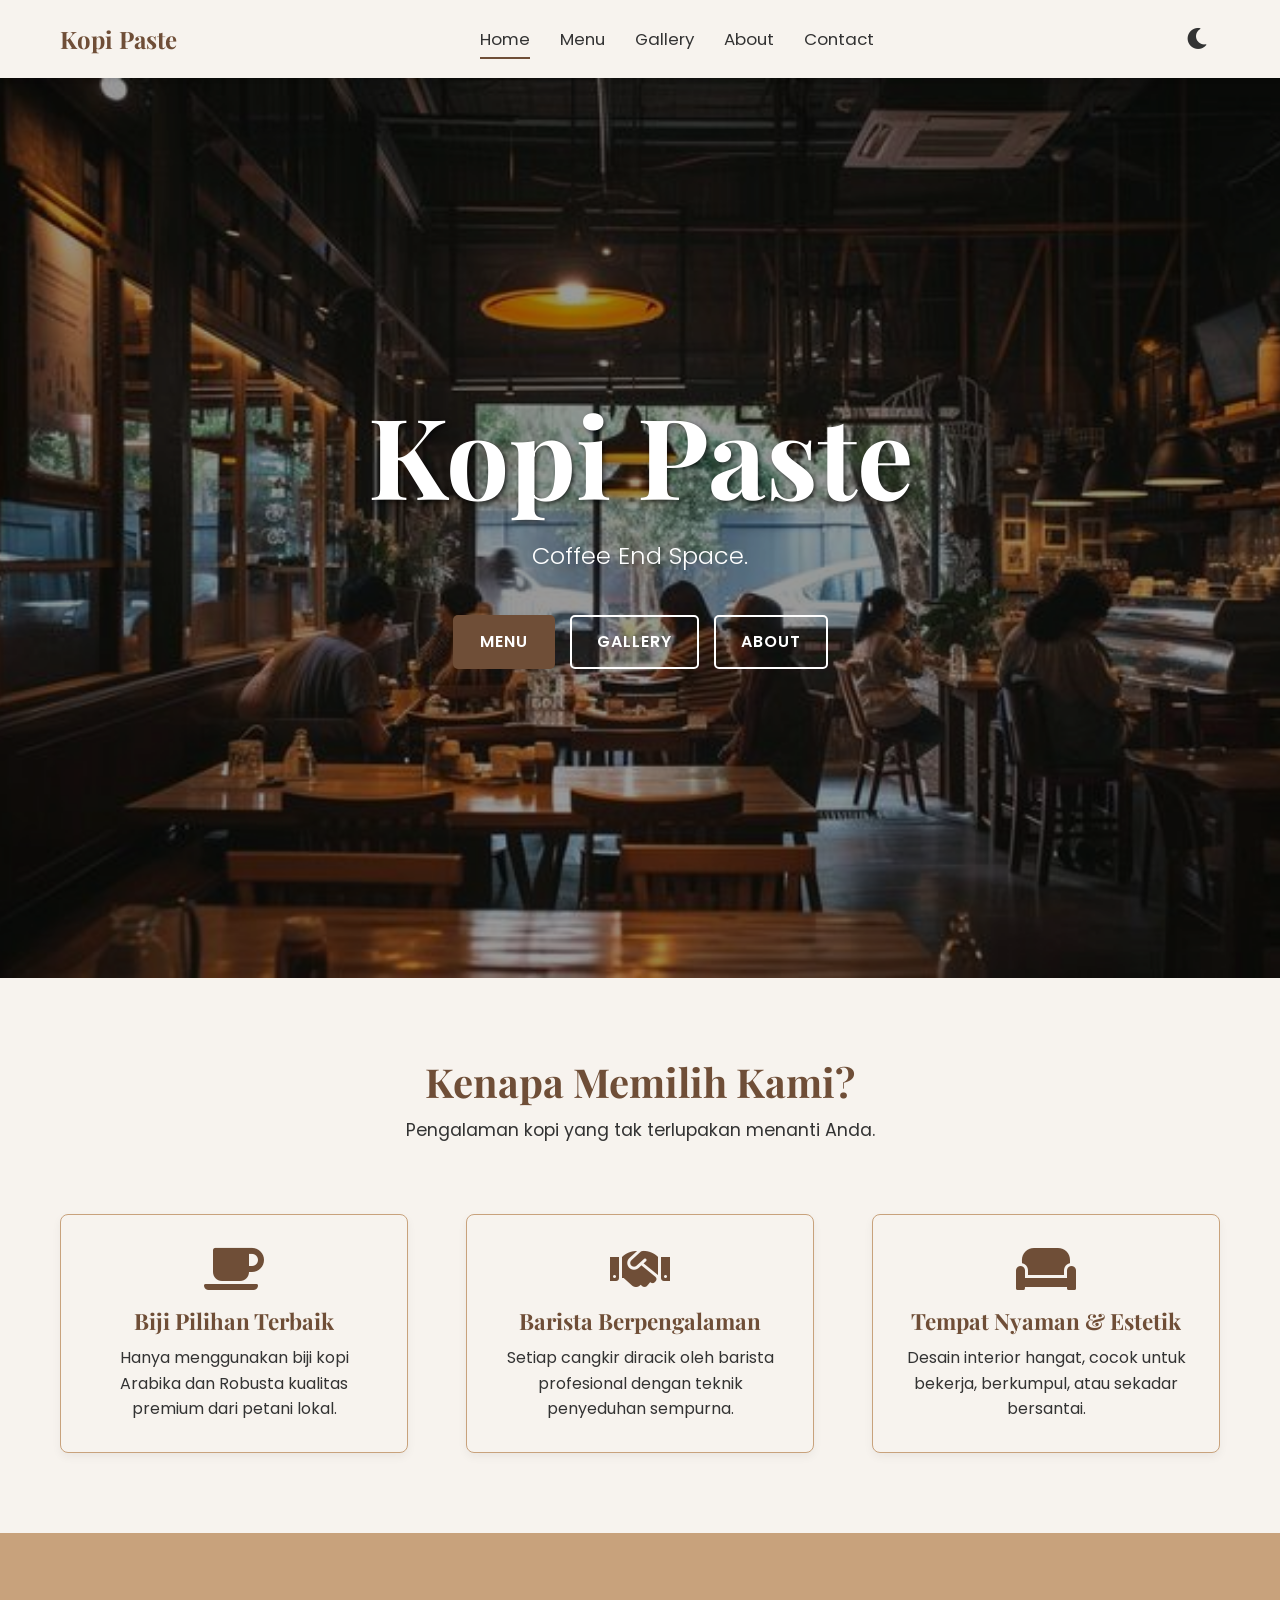
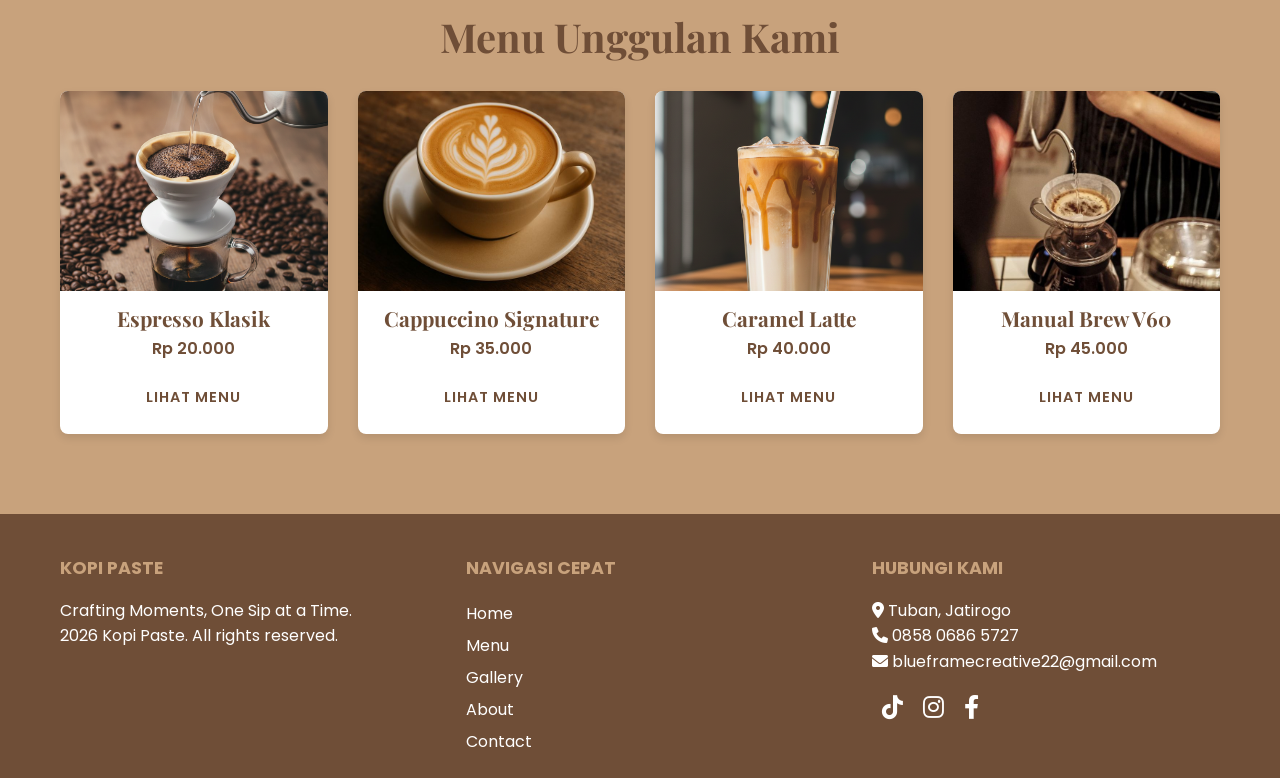
<file: index.html>
<!DOCTYPE html>
<html lang="id">
<head>
    <meta charset="UTF-8">
    <meta name="viewport" content="width=device-width, initial-scale=1.0">
    <title> Kopi Paste - Home</title>
    <link rel="stylesheet" href="assets/css/style.css">
    <link href="https://fonts.googleapis.com/css2?family=Playfair+Display:wght@700&family=Poppins:wght@300;400;600&display=swap" rel="stylesheet">
    <link rel="stylesheet" href="https://cdnjs.cloudflare.com/ajax/libs/font-awesome/6.0.0-beta3/css/all.min.css">
</head>
<body>

    <header class="header">
        <div class="container navbar">
            <a href="index.html" class="logo">Kopi Paste</a>
            <nav class="nav-menu">
                <a href="index.html" class="nav-item active">Home</a>
                <a href="menu.html" class="nav-item">Menu</a>
                <a href="gallery.html" class="nav-item">Gallery</a>
                <a href="about.html" class="nav-item">About</a>
                <a href="contact.html" class="nav-item">Contact</a>
            </nav>
            <div class="nav-actions">
                <button id="dark-mode-toggle" class="icon-btn"><i class="fas fa-moon"></i></button>
                <button id="nav-toggle" class="icon-btn hamburger-menu" aria-label="Toggle Navigation">
                    <i class="fas fa-bars"></i>
                </button>
            </div>
        </div>
    </header>

    <main>
        <section id="hero" class="hero-section" style="background-image: url('assets/img/home.jpg');">
            <div class="hero-content fade-in">
                <h1 class="headline">Kopi Paste</h1>
                <p class="slogan">Coffee End Space.</p>
                <div class="hero-cta-group">
                    <a href="menu.html" class="cta-button primary smooth-scroll">Menu</a>
                    <a href="gallery.html" class="cta-button secondary smooth-scroll">Gallery</a>
                    <a href="about.html" class="cta-button secondary smooth-scroll">About</a>
                </div>
            </div>
        </section>

        <section id="features" class="section slide-up">
            <div class="container">
                <h2 class="section-title">Kenapa Memilih Kami?</h2>
                <p class="section-subtitle">Pengalaman kopi yang tak terlupakan menanti Anda.</p>
                <div class="features-grid">
                    <div class="feature-card">
                        <i class="fas fa-coffee feature-icon"></i>
                        <h3>Biji Pilihan Terbaik</h3>
                        <p>Hanya menggunakan biji kopi Arabika dan Robusta kualitas premium dari petani lokal.</p>
                    </div>
                    <div class="feature-card">
                        <i class="fas fa-handshake feature-icon"></i>
                        <h3>Barista Berpengalaman</h3>
                        <p>Setiap cangkir diracik oleh barista profesional dengan teknik penyeduhan sempurna.</p>
                    </div>
                    <div class="feature-card">
                        <i class="fas fa-couch feature-icon"></i>
                        <h3>Tempat Nyaman & Estetik</h3>
                        <p>Desain interior hangat, cocok untuk bekerja, berkumpul, atau sekadar bersantai.</p>
                    </div>
                </div>
            </div>
        </section>

        <section id="featured-menu" class="section accent-bg slide-up">
            <div class="container">
                <h2 class="section-title">Menu Unggulan Kami</h2>
                <div class="menu-grid">
                    <div class="menu-item">
                        <img src="assets/img/espresso.png" alt="Espresso" class="menu-photo">
                        <h3 class="menu-name">Espresso Klasik</h3>
                        <p class="menu-price">Rp 20.000</p>
                        <a href="menu.html" class="cta-button small">Lihat Menu</a>
                    </div>
                    <div class="menu-item">
                        <img src="assets/img/cappucino.jpg" alt="Cappuccino" class="menu-photo">
                        <h3 class="menu-name">Cappuccino Signature</h3>
                        <p class="menu-price">Rp 35.000</p>
                        <a href="menu.html" class="cta-button small">Lihat Menu</a>
                    </div>
                    <div class="menu-item">
                        <img src="assets/img/Caramel Latte.png" alt="Latte" class="menu-photo">
                        <h3 class="menu-name">Caramel Latte</h3>
                        <p class="menu-price">Rp 40.000</p>
                        <a href="menu.html" class="cta-button small">Lihat Menu</a>
                    </div>
                    <div class="menu-item featured-only-desktop">
                        <img src="assets/img/galeri cuping.jpg" alt="Manual Brew V60" class="menu-photo">
                        <h3 class="menu-name">Manual Brew V60</h3>
                        <p class="menu-price">Rp 45.000</p>
                        <a href="menu.html" class="cta-button small">Lihat Menu</a>
                    </div>
                </div>
            </div>
        </section>
    </main>

    <footer class="footer">
        <div class="container footer-grid">
            <div class="footer-info">
                <h4>Kopi Paste</h4>
                <p>Crafting Moments, One Sip at a Time.</p>
                <p>2026 Kopi Paste. All rights reserved.</p>
            </div>
            <div class="footer-links">
                <h4>Navigasi Cepat</h4>
                <ul>
                    <li><a href="index.html">Home</a></li>
                    <li><a href="menu.html">Menu</a></li>
                    <li><a href="gallery.html">Gallery</a></li>
                    <li><a href="about.html">About</a></li>
                    <li><a href="contact.html">Contact</a></li>
                </ul>
            </div>
            <div class="footer-contact">
                <h4>Hubungi Kami</h4>
                <p><i class="fas fa-map-marker-alt"></i> Tuban, Jatirogo</p>
                <p><i class="fas fa-phone"></i> 0858 0686 5727</p>
                <p><i class="fas fa-envelope"></i> blueframecreative22@gmail.com</p>
                <div class="social-icons">
                    <a href="https://www.tiktok.com/@blueframe.creativ?is_from_webapp=1&sender_device=pc" target="_blank" style="text-decoration: none; color:#ffff;"><i class="fab fa-tiktok"></i></a>
                    <a href="https://www.instagram.com/blueframe.creative?igsh=aDgzemZtajh2cmNs" aria-label="Instagram"><i class="fab fa-instagram"></i></a>
                    <a href="https://www.facebook.com/share/1EieXqZH4k/" aria-label="Facebook"><i class="fab fa-facebook-f"></i></a>
                </div>
            </div>
        </div>
    </footer>

    <script src="assets/js/script.js"></script>
</body>
</html>
</file>
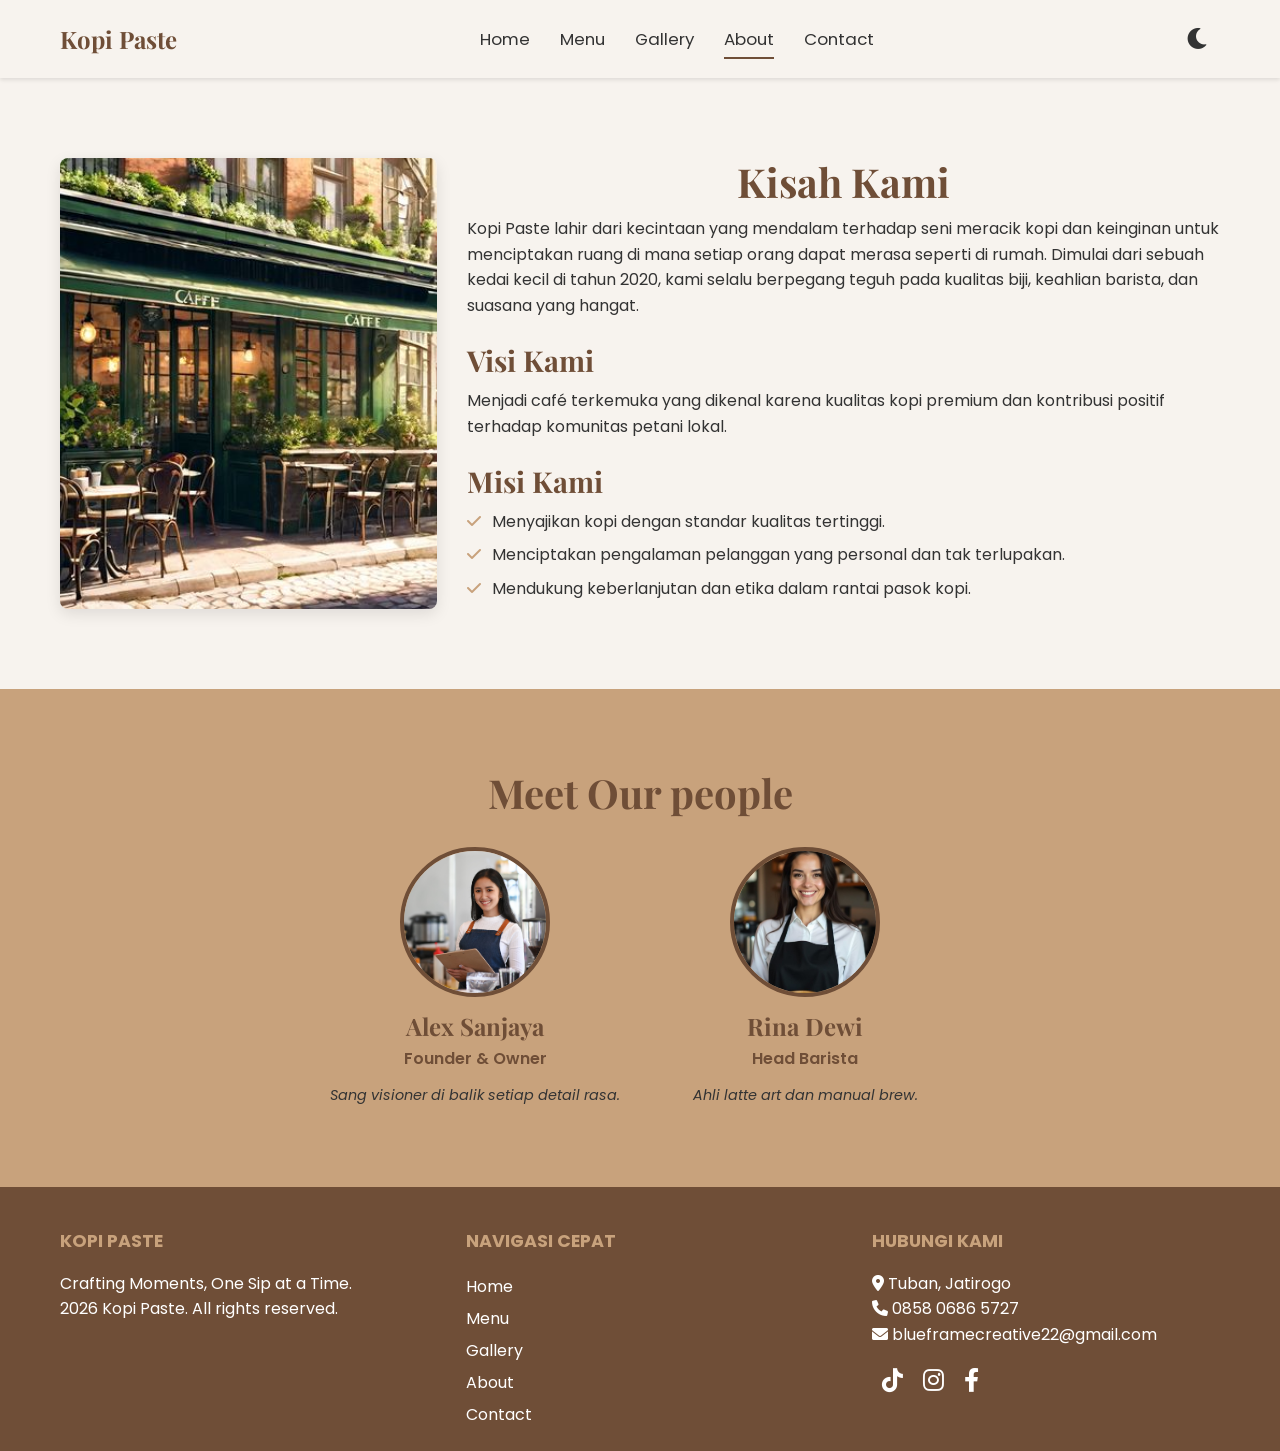
<file: about.html>
<!DOCTYPE html>
<html lang="id">
<head>
    <meta charset="UTF-8">
    <meta name="viewport" content="width=device-width, initial-scale=1.0">
    <title>Kopi Pate - About</title>
    <link rel="stylesheet" href="assets/css/style.css">
    <link href="https://fonts.googleapis.com/css2?family=Playfair+Display:wght@700&family=Poppins:wght@300;400;600&display=swap" rel="stylesheet">
    <link rel="stylesheet" href="https://cdnjs.cloudflare.com/ajax/libs/font-awesome/6.0.0-beta3/css/all.min.css">
</head>
<body>

    <header class="header">
        <div class="container navbar">
            <a href="index.html" class="logo">Kopi Paste</a>
            <nav class="nav-menu">
                <a href="index.html" class="nav-item">Home</a>
                <a href="menu.html" class="nav-item">Menu</a>
                <a href="gallery.html" class="nav-item">Gallery</a>
                <a href="about.html" class="nav-item active">About</a>
                <a href="contact.html" class="nav-item">Contact</a>
            </nav>
            <div class="nav-actions">
                <button id="dark-mode-toggle" class="icon-btn"><i class="fas fa-moon"></i></button>
                <button id="nav-toggle" class="icon-btn hamburger-menu" aria-label="Toggle Navigation">
                    <i class="fas fa-bars"></i>
                </button>
            </div>
        </div>
    </header>

    <main class="content-page">
        <section id="story" class="section">
            <div class="container about-layout fade-in">
                <div class="about-image-wrapper">
                    <img src="assets/img/tampak depan.jpg" alt="Interior Café CoffeeCraft" class="about-image">
                </div>
                <div class="about-text-content slide-up">
                    <h1 class="section-title">Kisah Kami</h1>
                    <p>Kopi Paste lahir dari kecintaan yang mendalam terhadap seni meracik kopi dan keinginan untuk menciptakan ruang di mana setiap orang dapat merasa seperti di rumah. Dimulai dari sebuah kedai kecil di tahun 2020, kami selalu berpegang teguh pada kualitas biji, keahlian barista, dan suasana yang hangat.</p>
                    
                    <h2 class="subtitle-about">Visi Kami</h2>
                    <p>Menjadi café terkemuka yang dikenal karena kualitas kopi premium dan kontribusi positif terhadap komunitas petani lokal.</p>
                    
                    <h2 class="subtitle-about">Misi Kami</h2>
                    <ul>
                        <li>Menyajikan kopi dengan standar kualitas tertinggi.</li>
                        <li>Menciptakan pengalaman pelanggan yang personal dan tak terlupakan.</li>
                        <li>Mendukung keberlanjutan dan etika dalam rantai pasok kopi.</li>
                    </ul>
                </div>
            </div>
        </section>

        <section id="team" class="section accent-bg slide-up">
            <div class="container">
                <h2 class="section-title">Meet Our people</h2>
                <div class="team-grid">
                    <div class="team-member">
                        <img src="assets/img/owner.jpg" alt="Foto Owner" class="team-photo">
                        <h3>Alex Sanjaya</h3>
                        <p>Founder & Owner</p>
                        <span class="team-caption">Sang visioner di balik setiap detail rasa.</span>
                    </div>
                    <div class="team-member">
                        <img src="assets/img/foto barista.jpg" alt="Foto Barista" class="team-photo">
                        <h3>Rina Dewi</h3>
                        <p>Head Barista</p>
                        <span class="team-caption">Ahli latte art dan manual brew.</span>
                    </div>
                </div>
            </div>
        </section>
    </main>

    <footer class="footer">
        <div class="container footer-grid">
            <div class="footer-info">
                <h4>Kopi Paste</h4>
                <p>Crafting Moments, One Sip at a Time.</p>
                <p>2026 Kopi Paste. All rights reserved.</p>
            </div>
            <div class="footer-links">
                <h4>Navigasi Cepat</h4>
                <ul>
                    <li><a href="index.html">Home</a></li>
                    <li><a href="menu.html">Menu</a></li>
                    <li><a href="gallery.html">Gallery</a></li>
                    <li><a href="about.html">About</a></li>
                    <li><a href="contact.html">Contact</a></li>
                </ul>
            </div>
            <div class="footer-contact">
                <h4>Hubungi Kami</h4>
                <p><i class="fas fa-map-marker-alt"></i> Tuban, Jatirogo</p>
                <p><i class="fas fa-phone"></i> 0858 0686 5727</p>
                <p><i class="fas fa-envelope"></i> blueframecreative22@gmail.com</p>
                <div class="social-icons">
                    <a href="https://www.tiktok.com/@blueframe.creativ?is_from_webapp=1&sender_device=pc" target="_blank" style="text-decoration: none; color:#ffff;"><i class="fab fa-tiktok"></i></a>
                    <a href="https://www.instagram.com/blueframe.creative?igsh=aDgzemZtajh2cmNs" aria-label="Instagram"><i class="fab fa-instagram"></i></a>
                    <a href="https://www.facebook.com/share/1EieXqZH4k/" aria-label="Facebook"><i class="fab fa-facebook-f"></i></a>
                </div>
            </div>
        </div>
    </footer>

    <script src="assets/js/script.js"></script>
</body>
</html>
</file>
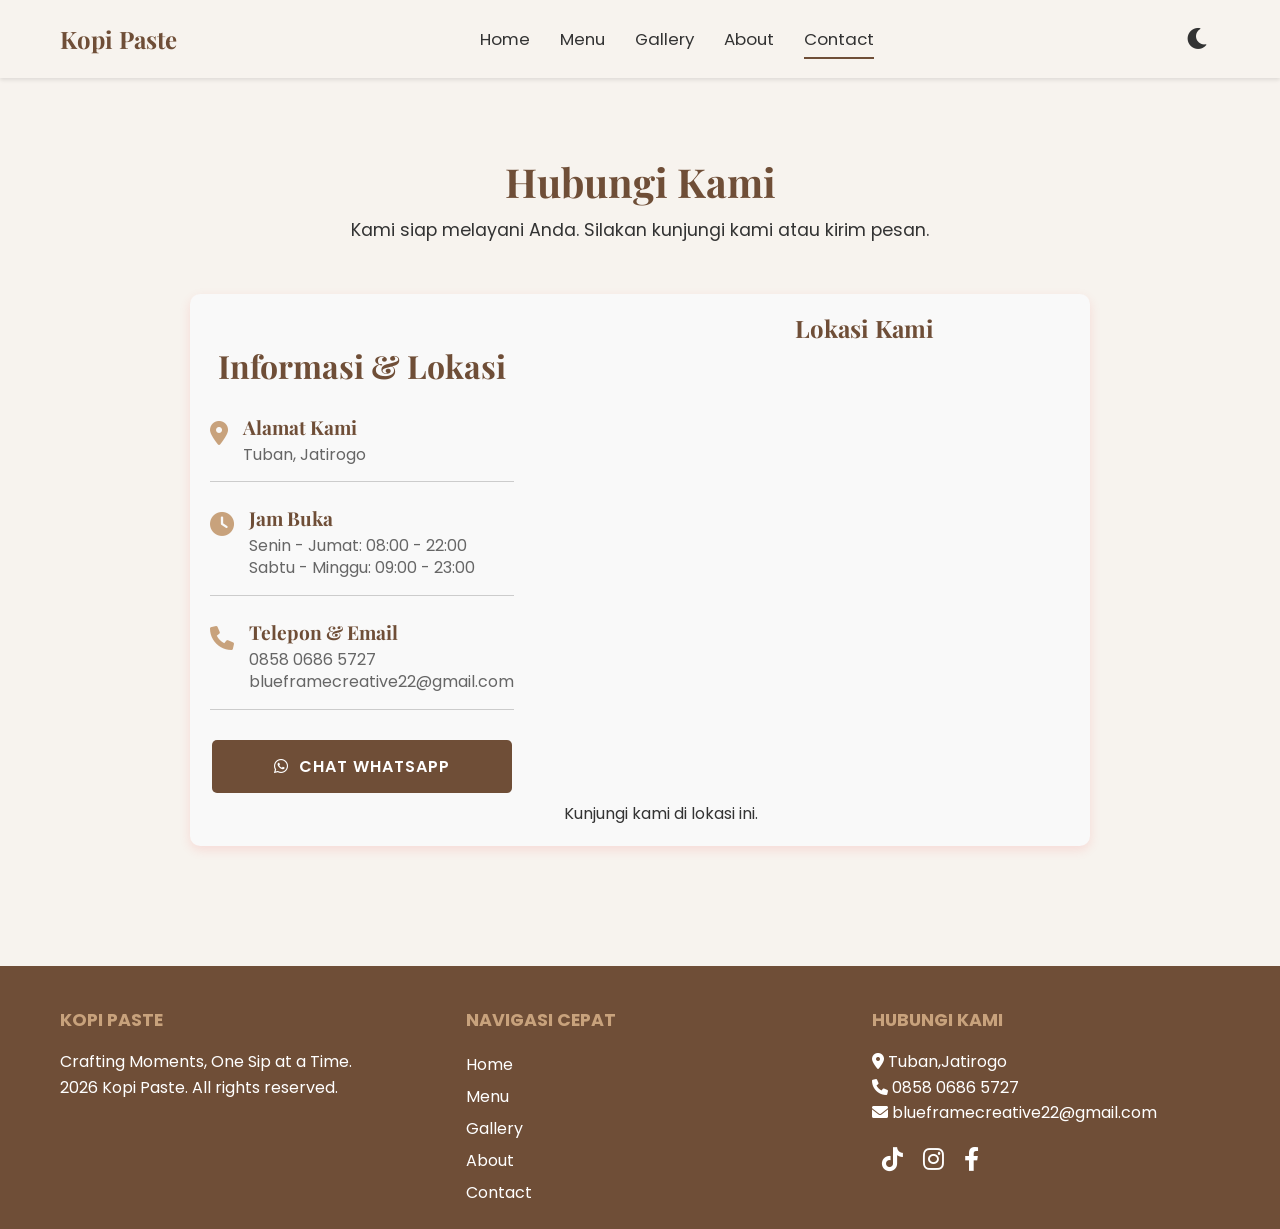
<file: contact.html>
<!DOCTYPE html>
<html lang="id">
<head>
    <meta charset="UTF-8">
    <meta name="viewport" content="width=device-width, initial-scale=1.0">
    <title>Kopi Paste - Contact</title>
    <link rel="stylesheet" href="assets/css/style.css">
    <link href="https://fonts.googleapis.com/css2?family=Playfair+Display:wght@700&family=Poppins:wght@300;400;600&display=swap" rel="stylesheet">
    <link rel="stylesheet" href="https://cdnjs.cloudflare.com/ajax/libs/font-awesome/6.0.0-beta3/css/all.min.css">
</head>
<body>

    <header class="header">
        <div class="container navbar">
            <a href="index.html" class="logo">Kopi Paste</a>
            <nav class="nav-menu">
                <a href="index.html" class="nav-item">Home</a>
                <a href="menu.html" class="nav-item">Menu</a>
                <a href="gallery.html" class="nav-item">Gallery</a>
                <a href="about.html" class="nav-item">About</a>
                <a href="contact.html" class="nav-item active">Contact</a>
            </nav>
            <div class="nav-actions">
                <button id="dark-mode-toggle" class="icon-btn"><i class="fas fa-moon"></i></button>
                <button id="nav-toggle" class="icon-btn hamburger-menu" aria-label="Toggle Navigation">
                    <i class="fas fa-bars"></i>
                </button>
            </div>
        </div>
    </header>

    <main class="content-page">
        <section id="contact-info" class="section">
            <div class="container">
                <h1 class="section-title fade-in">Hubungi Kami</h1>
                <p class="section-subtitle slide-up">Kami siap melayani Anda. Silakan kunjungi kami atau kirim pesan.</p>

                <div class="contact-grid">
                    <div class="contact-details slide-up">
                        <h2>Informasi & Lokasi</h2>
                        <div class="info-item">
                            <i class="fas fa-map-marker-alt icon-info"></i>
                            <div>
                                <h3>Alamat Kami</h3>
                                <p>Tuban, Jatirogo</p>
                            </div>
                        </div>
                        <div class="info-item">
                            <i class="fas fa-clock icon-info"></i>
                            <div>
                                <h3>Jam Buka</h3>
                                <p>Senin - Jumat: 08:00 - 22:00</p>
                                <p>Sabtu - Minggu: 09:00 - 23:00</p>
                            </div>
                        </div>
                        <div class="info-item">
                            <i class="fas fa-phone icon-info"></i>
                            <div>
                                <h3>Telepon & Email</h3>
                                <p>0858 0686 5727</p>
                                <p>blueframecreative22@gmail.com</p>
                            </div>
                        </div>
                        <a href="https://wa.me/6285806865727" class="cta-button primary whatsapp-btn" target="_blank" rel="noopener noreferrer">
                            <i class="fab fa-whatsapp"></i> Chat WhatsApp
                        </a>
                    </div>
                    <div class="contact-map-block slide-up">
                        <h2>Lokasi Kami</h2>
                        <div class="map-placeholder">
                            <iframe src="https://www.google.com/maps/embed?pb=!1m18!1m12!1m3!1d2159.749354463904!2d111.6618975368706!3d-6.890857705716378!2m3!1f0!2f0!3f0!3m2!1i1024!2i768!4f13.1!3m3!1m2!1s0x2e77137463810369%3A0x6c3025ca161f614a!2sRSUD%20R.%20ALI%20MANSHUR%20JATIROGO!5e0!3m2!1sid!2sid!4v1774360320427!5m2!1sid!2sid"
                             width="600" 
                             height="450" 
                             style="border:0;" 
                             allowfullscreen="" 
                             loading="lazy" 
                             referrerpolicy="no-referrer-when-downgrade">
                            </iframe>
                        </div>
                        <p class="map-note">Kunjungi kami di lokasi ini.</p>
                    </div>
            </div>
        </section>
    </main>

    <footer class="footer">
        <div class="container footer-grid">
            <div class="footer-info">
                <h4>Kopi Paste </h4>
                <p>Crafting Moments, One Sip at a Time.</p>
                <p>2026 Kopi Paste. All rights reserved.</p>
            </div>
            <div class="footer-links">
                <h4>Navigasi Cepat</h4>
                <ul>
                    <li><a href="index.html">Home</a></li>
                    <li><a href="menu.html">Menu</a></li>
                    <li><a href="gallery.html">Gallery</a></li>
                    <li><a href="about.html">About</a></li>
                    <li><a href="contact.html">Contact</a></li>
                </ul>
            </div>
            <div class="footer-contact">
                <h4>Hubungi Kami</h4>
                <p><i class="fas fa-map-marker-alt"></i> Tuban,Jatirogo</p>
                <p><i class="fas fa-phone"></i> 0858 0686 5727</p>
                <p><i class="fas fa-envelope"></i> blueframecreative22@gmail.com
                </p>
                <div class="social-icons">
                    <a href="https://www.tiktok.com/@blueframe.creativ?is_from_webapp=1&sender_device=pc" target="_blank" style="text-decoration: none; color:#ffff;"><i class="fab fa-tiktok"></i></a>
                    <a href="https://www.instagram.com/blueframe.creative?igsh=aDgzemZtajh2cmNs" aria-label="Instagram"><i class="fab fa-instagram"></i></a>
                    <a href="https://www.facebook.com/share/1EieXqZH4k/" aria-label="Facebook"><i class="fab fa-facebook-f"></i></a>
                </div>
            </div>
        </div>
    </footer>

    <script src="assets/js/script.js"></script>
</body>
</html>
</file>
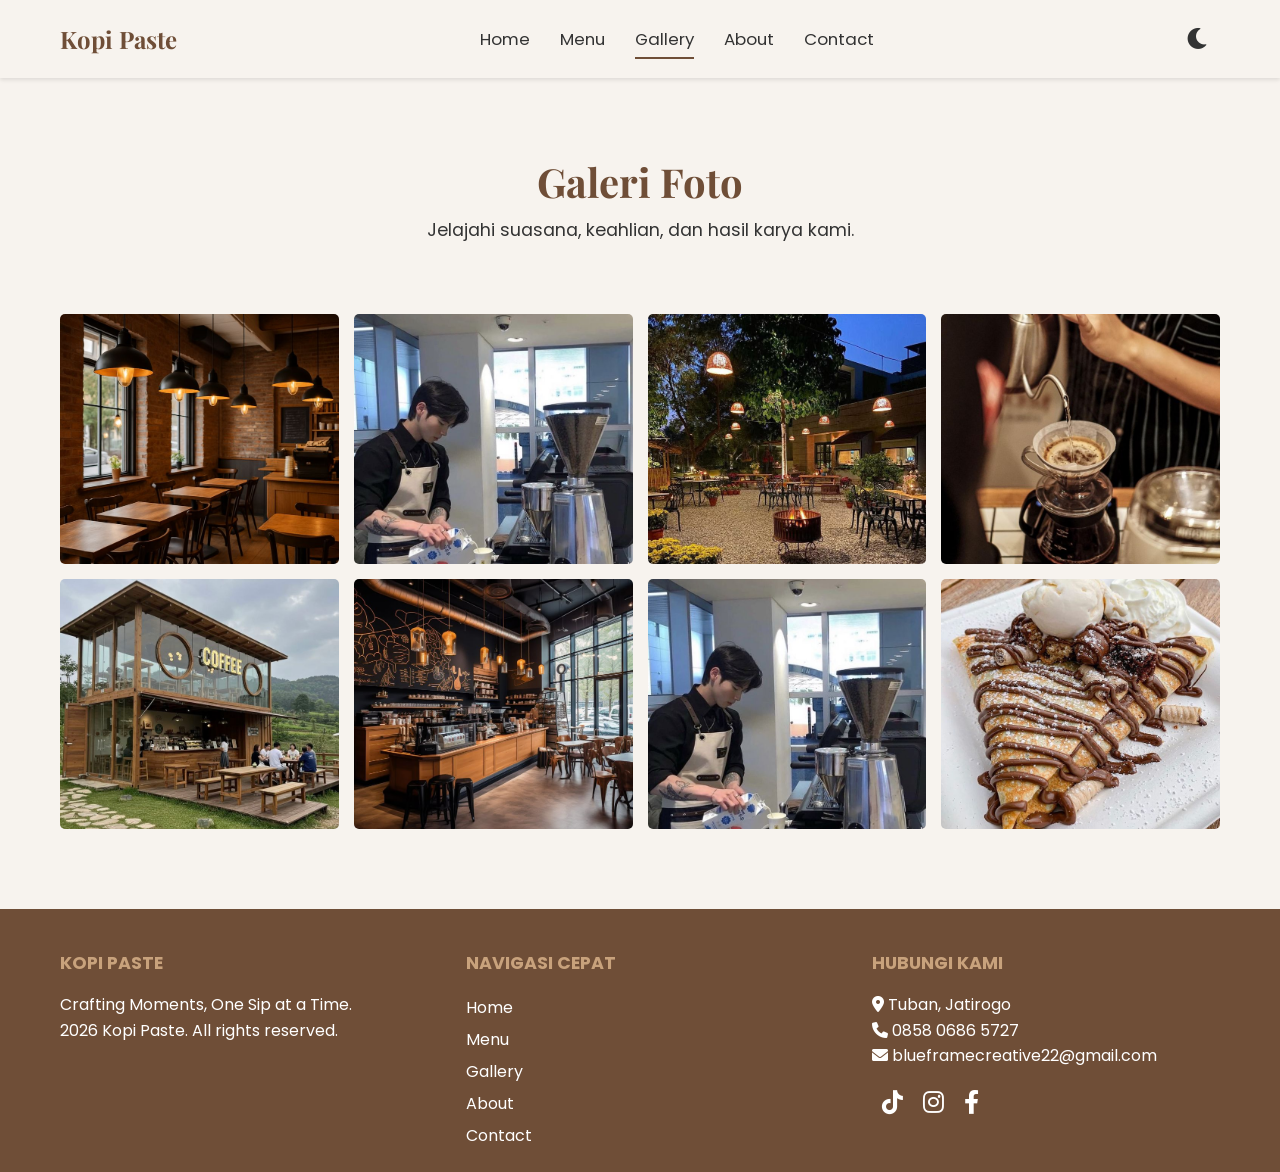
<file: gallery.html>
<!DOCTYPE html>
<html lang="id">
<head>
    <meta charset="UTF-8">
    <meta name="viewport" content="width-device-width, initial-scale=1.0">
    <title>Kopi Paste - Gallery</title>
    <link rel="stylesheet" href="assets/css/style.css">
    <link href="https://fonts.googleapis.com/css2?family=Playfair+Display:wght@700&family=Poppins:wght@300;400;600&display=swap" rel="stylesheet">
    <link rel="stylesheet" href="https://cdnjs.cloudflare.com/ajax/libs/font-awesome/6.0.0-beta3/css/all.min.css">
</head>
<body>

    <header class="header">
        <div class="container navbar">
            <a href="index.html" class="logo">Kopi Paste</a>
            <nav class="nav-menu">
                <a href="index.html" class="nav-item">Home</a>
                <a href="menu.html" class="nav-item">Menu</a>
                <a href="gallery.html" class="nav-item active">Gallery</a>
                <a href="about.html" class="nav-item">About</a>
                <a href="contact.html" class="nav-item">Contact</a>
            </nav>
            <div class="nav-actions">
                <button id="dark-mode-toggle" class="icon-btn"><i class="fas fa-moon"></i></button>
                <button id="nav-toggle" class="icon-btn hamburger-menu" aria-label="Toggle Navigation">
                    <i class="fas fa-bars"></i>
                </button>
            </div>
        </div>
    </header>

    <main class="content-page">
        <section id="photo-gallery" class="section">
            <div class="container">
                <h1 class="section-title fade-in">Galeri Foto</h1>
                <p class="section-subtitle slide-up">Jelajahi suasana, keahlian, dan hasil karya kami.</p>

                <div class="gallery-grid slide-up">
                    <img src="assets/img/galery interior.jpg" alt="Interior Café A" class="gallery-item" data-full="assets/img/gallery/interior-1.jpg">
                    <img src="assets/img/barista.jpg" alt="Barista Meracik" class="gallery-item" data-full="assets/img/gallery/barista-1.jpg">
                    <img src="assets/img/galery eksterior.jpg" alt="Suasana Malam" class="gallery-item" data-full="assets/img/gallery/ambience-1.jpg">
                    <img src="assets/img/galeri cuping.jpg" alt="Proses Brewing" class="gallery-item" data-full="assets/img/gallery/brewing-1.jpg">
                    <img src="assets/img/eksterior.jpg" alt="Eksterior Café" class="gallery-item" data-full="assets/img/gallery/exterior-1.jpg">
                    <img src="assets/img/interior.jpg" alt="Interior Café B" class="gallery-item" data-full="assets/img/gallery/interior-2.jpg">
                    <img src="assets/img/barista.jpg" alt="Latte Art" class="gallery-item" data-full="assets/img/gallery/barista-2.jpg">
                    <img src="assets/img/makanan.jpg" alt="Camilan Café" class="gallery-item" data-full="assets/img/gallery/food-1.jpg">
                </div>
            </div>
        </section>
    </main>

    <footer class="footer">
        <div class="container footer-grid">
            <div class="footer-info">
                <h4>Kopi Paste</h4>
                <p>Crafting Moments, One Sip at a Time.</p>
                <p>2026 Kopi Paste. All rights reserved.</p>
            </div>
            <div class="footer-links">
                <h4>Navigasi Cepat</h4>
                <ul>
                    <li><a href="index.html">Home</a></li>
                    <li><a href="menu.html">Menu</a></li>
                    <li><a href="gallery.html">Gallery</a></li>
                    <li><a href="about.html">About</a></li>
                    <li><a href="contact.html">Contact</a></li>
                </ul>
            </div>
            <div class="footer-contact">
                <h4>Hubungi Kami</h4>
                <p><i class="fas fa-map-marker-alt"></i> Tuban, Jatirogo</p>
                <p><i class="fas fa-phone"></i> 0858 0686 5727</p>
                <p><i class="fas fa-envelope"></i> blueframecreative22@gmail.com</p>
                <div class="social-icons">
                    <a href="https://www.tiktok.com/@blueframe.creativ?is_from_webapp=1&sender_device=pc" target="_blank" style="text-decoration: none; color:#ffff;"><i class="fab fa-tiktok"></i></a>
                    <a href="https://www.instagram.com/blueframe.creative?igsh=aDgzemZtajh2cmNs" aria-label="Instagram"><i class="fab fa-instagram"></i></a>
                    <a href="https://www.facebook.com/share/1EieXqZH4k/" aria-label="Facebook"><i class="fab fa-facebook-f"></i></a>
                </div>
            </div>
        </div>
    </footer>

    <script src="assets/js/script.js"></script>
</body>
</html>
</file>
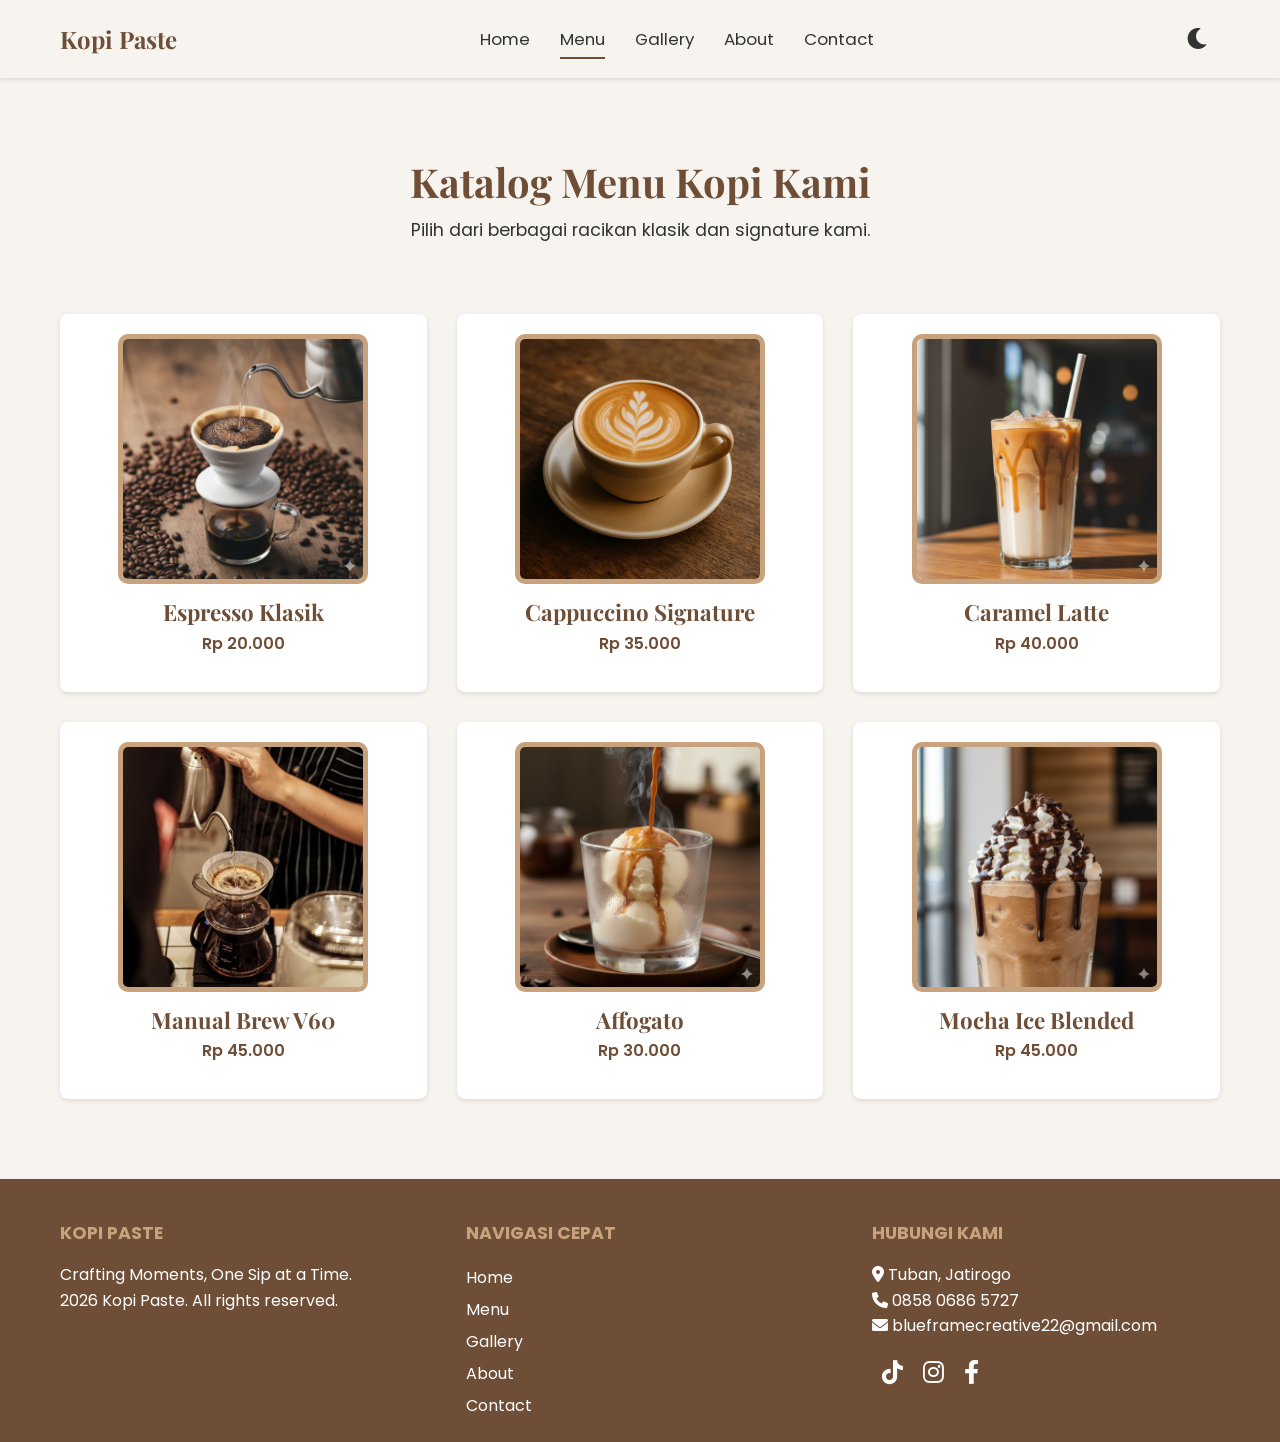
<file: menu.html>
<!DOCTYPE html>
<html lang="id">
<head>
    <meta charset="UTF-8">
    <meta name="viewport" content="width=device-width, initial-scale=1.0">
    <title> Kopi Paste - Menu</title>
    <link rel="stylesheet" href="assets/css/style.css">
    <link href="https://fonts.googleapis.com/css2?family=Playfair+Display:wght@700&family=Poppins:wght@300;400;600&display=swap" rel="stylesheet">
    <link rel="stylesheet" href="https://cdnjs.cloudflare.com/ajax/libs/font-awesome/6.0.0-beta3/css/all.min.css">
</head>
<body>

    <header class="header">
        <div class="container navbar">
            <a href="index.html" class="logo">Kopi Paste</a>
            <nav class="nav-menu">
                <a href="index.html" class="nav-item">Home</a>
                <a href="menu.html" class="nav-item active">Menu</a>
                <a href="gallery.html" class="nav-item">Gallery</a>
                <a href="about.html" class="nav-item">About</a>
                <a href="contact.html" class="nav-item">Contact</a>
            </nav>
            <div class="nav-actions">
                <button id="dark-mode-toggle" class="icon-btn"><i class="fas fa-moon"></i></button>
                <button id="nav-toggle" class="icon-btn hamburger-menu" aria-label="Toggle Navigation">
                    <i class="fas fa-bars"></i>
                </button>
            </div>
        </div>
    </header>

    <main class="content-page">
        <section id="full-menu" class="section">
            <div class="container">
                <h1 class="section-title fade-in">Katalog Menu Kopi Kami</h1>
                <p class="section-subtitle slide-up">Pilih dari berbagai racikan klasik dan signature kami.</p>

                <div class="menu-card-grid slide-up">
                    <div class="menu-card" data-name="Espresso Klasik" data-price="Rp 20.000" data-img="assets/img/menu/espresso.jpg" data-desc="Intensitas tinggi dari biji pilihan. Dasar sempurna untuk semua minuman berbasis susu." data-ing="Biji Arabika, Air Panas">
                        <img src="assets/img/espresso.png" alt="Espresso" class="menu-card-photo">
                        <div class="menu-card-body">
                            <h3 class="menu-card-name">Espresso Klasik</h3>
                            <p class="menu-card-price">Rp 20.000</p>
                        </div>
                    </div>
                    <div class="menu-card" data-name="Cappuccino Signature" data-price="Rp 35.000" data-img="assets/img/menu/cappuccino.jpg" data-desc="Keseimbangan sempurna antara espresso, susu hangat, dan busa tebal. Taburan cokelat opsional." data-ing="Espresso, Susu, Busa Susu">
                        <img src="assets/img/cappucino.jpg" alt="Cappuccino" class="menu-card-photo">
                        <div class="menu-card-body">
                            <h3 class="menu-card-name">Cappuccino Signature</h3>
                            <p class="menu-card-price">Rp 35.000</p>
                        </div>
                    </div>
                    <div class="menu-card" data-name="Caramel Latte" data-price="Rp 40.000" data-img="assets/img/menu/latte.jpg" data-desc="Susu steamed yang lembut dipadukan dengan espresso dan sirup karamel manis." data-ing="Espresso, Susu, Sirup Karamel">
                        <img src="assets/img/Caramel Latte.png" alt="Latte" class="menu-card-photo">
                        <div class="menu-card-body">
                            <h3 class="menu-card-name">Caramel Latte</h3>
                            <p class="menu-card-price">Rp 40.000</p>
                        </div>
                    </div>
                    <div class="menu-card" data-name="Manual Brew V60" data-price="Rp 45.000" data-img="assets/img/menu/manual-brew.jpg" data-desc="Proses seduh manual yang menonjolkan karakter unik biji kopi single origin yang kami pilih." data-ing="Biji Single Origin, Air Panas, Metode V60">
                        <img src="assets/img/galeri cuping.jpg" alt="Manual Brew V60" class="menu-card-photo">
                        <div class="menu-card-body">
                            <h3 class="menu-card-name">Manual Brew V60</h3>
                            <p class="menu-card-price">Rp 45.000</p>
                        </div>
                    </div>
                    <div class="menu-card" data-name="Affogato" data-price="Rp 30.000" data-img="assets/img/menu/affogato.jpg" data-desc="Satu shot espresso panas disiramkan di atas satu skop es krim vanila. Manis dan pahit yang menyegarkan." data-ing="Espresso, Es Krim Vanila">
                        <img src="assets/img/Affogato.png" alt="Affogato" class="menu-card-photo">
                        <div class="menu-card-body">
                            <h3 class="menu-card-name">Affogato</h3>
                            <p class="menu-card-price">Rp 30.000</p>
                        </div>
                    </div>
                    <div class="menu-card" data-name="Mocha Ice Blended" data-price="Rp 45.000" data-img="assets/img/menu/mocha.jpg" data-desc="Perpaduan sempurna espresso, cokelat, dan es yang diblender hingga halus, dihiasi whipped cream." data-ing="Espresso, Sirup Cokelat, Susu, Es, Whipped Cream">
                        <img src="assets/img/Mocha Ice Blended.png" alt="Mocha Ice Blended" class="menu-card-photo">
                        <div class="menu-card-body">
                            <h3 class="menu-card-name">Mocha Ice Blended</h3>
                            <p class="menu-card-price">Rp 45.000</p>
                        </div>
                    </div>
                </div>
            </div>
        </section>
    </main>
    </div>

    <footer class="footer">
        <div class="container footer-grid">
            <div class="footer-info">
                <h4>Kopi Paste</h4>
                <p>Crafting Moments, One Sip at a Time.</p>
                <p>2026 Kopi Paste. All rights reserved.</p>
            </div>
            <div class="footer-links">
                <h4>Navigasi Cepat</h4>
                <ul>
                    <li><a href="index.html">Home</a></li>
                    <li><a href="menu.html">Menu</a></li>
                    <li><a href="gallery.html">Gallery</a></li>
                    <li><a href="about.html">About</a></li>
                    <li><a href="contact.html">Contact</a></li>
                </ul>
            </div>
            <div class="footer-contact">
                <h4>Hubungi Kami</h4>
                <p><i class="fas fa-map-marker-alt"></i> Tuban, Jatirogo</p>
                <p><i class="fas fa-phone"></i> 0858 0686 5727</p>
                <p><i class="fas fa-envelope"></i> blueframecreative22@gmail.com</p>
                <div class="social-icons">
                    <a href="https://www.tiktok.com/@blueframe.creativ?is_from_webapp=1&sender_device=pc" target="_blank" style="text-decoration: none; color:#ffff;"><i class="fab fa-tiktok"></i></a>
                    <a href="https://www.instagram.com/blueframe.creative?igsh=aDgzemZtajh2cmNs" aria-label="Instagram"><i class="fab fa-instagram"></i></a>
                    <a href="https://www.facebook.com/share/1EieXqZH4k/" aria-label="Facebook"><i class="fab fa-facebook-f"></i></a>
                </div>
            </div>
        </div>
    </footer>

    <script src="assets/js/script.js"></script>
</body>
</html>
</file>
<file: assets/css/style.css>
/*
 * File: style.css
 * Website: CoffeeCraft Portfolio
 * Kebutuhan: Responsive (Mobile, Tablet, Laptop, Desktop)
 * Teknik: Flexbox & Grid, Media Queries
 * Warna: Primer: #6F4E37 (Coklat Kopi), Aksen: #C8A27C (Beige Kopi), Background: #F7F3EE (Off-White)
 */

/* === GLOBAL RESET & FONT IMPORT (Poppins & Playfair Display) === */
* {
    margin: 0;
    padding: 0;
    box-sizing: border-box;
}

:root {
    --primary-color: #6F4E37;
    --accent-color: #C8A27C;
    --background-color: #F7F3EE;
    --text-color: #333;
    --light-text-color: #fff;
    --dark-bg-color: #1a1a1a;
    --dark-text-color: #f0f0f0;
    --font-heading: 'Playfair Display', serif;
    --font-body: 'Poppins', sans-serif;
    --transition-speed: 0.3s;
}

/* Dark Mode Variables */
body.dark-mode {
    --background-color: var(--dark-bg-color);
    --text-color: var(--dark-text-color);
    --primary-color: #967e6c; /* Lightened primary for contrast */
    --accent-color: #e0bfa3; /* Lightened accent for contrast */
}

body {
    font-family: var(--font-body);
    line-height: 1.6;
    color: var(--text-color);
    background-color: var(--background-color);
    transition: background-color var(--transition-speed), color var(--transition-speed);
}

a {
    text-decoration: none;
    color: var(--primary-color);
    transition: color var(--transition-speed);
}

a:hover {
    color: var(--accent-color);
}

h1, h2, h3 {
    font-family: var(--font-heading);
    color: var(--primary-color);
    line-height: 1.2;
}

img {
    max-width: 100%;
    height: auto;
    display: block;
}

.container {
    max-width: 1200px;
    margin: 0 auto;
    padding: 0 20px;
}

.section {
    padding: 80px 0;
    overflow: hidden; /* Penting untuk animasi slide-up */
}

.section-title {
    text-align: center;
    font-size: 2.5em;
    margin-bottom: 10px;
}

.section-subtitle {
    text-align: center;
    font-size: 1.1em;
    margin-bottom: 50px;
    color: var(--text-color);
}

.accent-bg {
    background-color: var(--accent-color);
    color: var(--text-color);
}

.accent-bg .section-title,
.accent-bg .section-subtitle {
    color: var(--primary-color);
}

/* --- BUTTON & CTA --- */
.cta-button {
    display: inline-block;
    padding: 12px 25px;
    border-radius: 5px;
    text-transform: uppercase;
    font-weight: 600;
    letter-spacing: 1px;
    transition: background-color var(--transition-speed), color var(--transition-speed), transform 0.2s;
    border: 2px solid transparent;
}

.cta-button.primary {
    background-color: var(--primary-color);
    color: var(--light-text-color);
}

.cta-button.primary:hover {
    background-color: #573c2a;
    transform: translateY(-2px);
}

.cta-button.secondary {
    background-color: transparent;
    color: var(--light-text-color);
    border-color: var(--light-text-color);
}

.cta-button.secondary:hover {
    background-color: rgba(255, 255, 255, 0.1);
    transform: translateY(-2px);
}

.cta-button.small {
    padding: 8px 15px;
    font-size: 0.9em;
}

.icon-btn {
    background: none;
    border: none;
    color: var(--text-color);
    font-size: 1.5em;
    cursor: pointer;
    transition: color var(--transition-speed);
    padding: 10px;
}

.icon-btn:hover {
    color: var(--primary-color);
}

/* === HEADER & NAVBAR === */
.header {
    background-color: var(--background-color);
    box-shadow: 0 2px 4px rgba(0, 0, 0, 0.1);
    position: sticky;
    top: 0;
    z-index: 1000;
    transition: background-color var(--transition-speed);
}

.navbar {
    display: flex;
    justify-content: space-between;
    align-items: center;
    padding: 15px 20px;
}

.logo {
    font-family: var(--font-heading);
    font-size: 1.5em;
    font-weight: 700;
    color: var(--primary-color);
}

.nav-menu {
    display: none; /* Default: hidden di mobile */
    gap: 30px;
}

.nav-item {
    font-weight: 400;
    font-size: 1.05em;
    color: var(--text-color);
    padding: 5px 0;
    position: relative;
}

.nav-item::after {
    content: '';
    position: absolute;
    width: 0;
    height: 2px;
    display: block;
    margin-top: 5px;
    right: 0;
    background: var(--primary-color);
    transition: width var(--transition-speed) ease;
}

.nav-item:hover::after,
.nav-item.active::after {
    width: 100%;
    left: 0;
    background: var(--primary-color);
}

.nav-actions {
    display: flex;
    align-items: center;
    gap: 10px;
}

.hamburger-menu {
    display: block; /* Visible di mobile */
}

/* Mobile Navigation Overlay */
.nav-menu.active {
    display: flex;
    flex-direction: column;
    position: absolute;
    top: 60px; /* Di bawah header */
    left: 0;
    width: 100%;
    background-color: var(--background-color);
    box-shadow: 0 4px 8px rgba(0, 0, 0, 0.1);
    padding: 20px 0;
    align-items: center;
    animation: slideDown 0.3s ease-out;
}

.nav-menu.active .nav-item {
    width: 100%;
    text-align: center;
    padding: 15px 0;
    border-bottom: 1px solid rgba(0, 0, 0, 0.05);
}

.nav-menu.active .nav-item:last-child {
    border-bottom: none;
}

/* === HOME PAGE SECTIONS === */

/* --- HERO SECTION --- */
.hero-section {
    height: 100vh;
    background-size: cover;
    background-position: center;
    display: flex;
    align-items: center;
    justify-content: center;
    text-align: center;
    color: var(--light-text-color);
    position: relative;
    /* Overlay untuk keterbacaan */
}

.hero-section::before {
    content: '';
    position: absolute;
    top: 0;
    left: 0;
    right: 0;
    bottom: 0;
    background: rgba(0, 0, 0, 0.4);
}

.hero-content {
    z-index: 10;
}

.hero-content .headline {
    font-size: 4em;
    margin-bottom: 15px;
    color: var(--light-text-color);
    text-shadow: 2px 2px 4px rgba(0, 0, 0, 0.6);
}

.hero-content .slogan {
    font-size: 1.5em;
    margin-bottom: 40px;
    font-weight: 300;
}

.hero-cta-group {
    display: flex;
    flex-wrap: wrap;
    justify-content: center;
    gap: 15px;
}

/* --- FEATURE SECTION --- */
.features-grid {
    display: flex;
    flex-direction: column;
    gap: 30px;
    text-align: center;
    padding-top: 20px;
}

.feature-card {
    padding: 30px;
    background-color: var(--background-color);
    border: 1px solid var(--accent-color);
    border-radius: 8px;
    box-shadow: 0 4px 10px rgba(0, 0, 0, 0.05);
    transition: transform 0.3s, box-shadow 0.3s;
}

.dark-mode .feature-card {
    border-color: var(--primary-color);
    box-shadow: 0 4px 10px rgba(0, 0, 0, 0.3);
}

.feature-card:hover {
    transform: translateY(-5px);
    box-shadow: 0 8px 15px rgba(0, 0, 0, 0.1);
}

.feature-icon {
    font-size: 3em;
    color: var(--primary-color);
    margin-bottom: 15px;
}

.feature-card h3 {
    margin-bottom: 10px;
    font-size: 1.4em;
}

/* --- MENU UNGGULAN SECTION (Home Page) --- */
.menu-grid {
    display: grid;
    grid-template-columns: repeat(auto-fit, minmax(250px, 1fr));
    gap: 30px;
    padding-top: 20px;
}

.menu-item {
    background-color: var(--light-text-color);
    border-radius: 8px;
    overflow: hidden;
    text-align: center;
    box-shadow: 0 4px 8px rgba(0, 0, 0, 0.1);
    transition: transform 0.3s, box-shadow 0.3s;
}

.dark-mode .menu-item {
    background-color: var(--dark-bg-color);
    border: 1px solid var(--accent-color);
}

.menu-item:hover {
    transform: translateY(-5px);
    box-shadow: 0 8px 16px rgba(0, 0, 0, 0.2);
}

.menu-photo {
    width: 100%;
    height: 200px;
    object-fit: cover;
}

.menu-name {
    font-size: 1.3em;
    margin-top: 15px;
}

.menu-price {
    color: var(--primary-color);
    font-weight: 600;
    margin: 5px 0 15px 0;
}

.menu-item .cta-button {
    margin-bottom: 15px;
}

.featured-only-desktop {
    display: none; /* Hide by default in mobile/tablet */
}

/* === MENU PAGE (menu.html) === */
.menu-card-grid {
    display: grid;
    grid-template-columns: 1fr; /* Default: 1 kolom di mobile */
    gap: 30px;
    padding-top: 20px;
}

.menu-card {
    background-color: var(--light-text-color);
    border-radius: 8px;
    box-shadow: 0 2px 5px rgba(0, 0, 0, 0.1);
    display: flex;
    flex-direction: column;
    align-items: center;
    text-align: center;
    padding: 20px;
    transition: box-shadow 0.3s;
}

.dark-mode .menu-card {
    background-color: #2b2b2b;
    box-shadow: 0 2px 5px rgba(0, 0, 0, 0.4);
}

.menu-card:hover {
    box-shadow: 0 5px 15px rgba(0, 0, 0, 0.2);
}

.menu-card-photo {
    width: 100%;
    max-width: 250px;
    height: 250px;
    object-fit: cover;
    border-radius: 50%;
    border: 5px solid var(--accent-color);
    margin-bottom: 15px;
}

.menu-card-name {
    font-size: 1.4em;
    margin-bottom: 5px;
}

.menu-card-price {
    font-weight: 600;
    color: var(--primary-color);
    margin-bottom: 15px;
}


/* === MODAL & POPUP (Menu & Gallery) === */
.modal {
    display: none; /* Hidden by default */
    position: fixed;
    z-index: 2000;
    left: 0;
    top: 0;
    width: 100%;
    height: 100%;
    overflow: auto;
    background-color: rgba(0, 0, 0, 0.7);
    padding-top: 60px;
}

.modal-content {
    background-color: var(--background-color);
    margin: 5% auto;
    padding: 20px;
    border-radius: 10px;
    position: relative;
    max-width: 90%;
    animation: fadeIn 0.3s;
}

.dark-mode .modal-content {
    background-color: #2b2b2b;
    border: 1px solid var(--accent-color);
}

.close-btn {
    color: var(--text-color);
    float: right;
    font-size: 28px;
    font-weight: bold;
    position: absolute;
    top: 10px;
    right: 20px;
    cursor: pointer;
    transition: color 0.2s;
}

.close-btn:hover,
.close-btn:focus {
    color: var(--primary-color);
    text-decoration: none;
    cursor: pointer;
}

/* --- PERBAIKAN: MENU CARD PHOTO menjadi KOTAK --- */
.menu-card-photo {
    width: 100%;
    max-width: 250px;
    height: 250px; /* Pertahankan height fix agar tampilan persegi di laptop */
    object-fit: cover;
    
    /* GANTI border-radius: 50% menjadi nilai yang lebih kecil (mis. 10px) atau 0 */
    border-radius: 10px; 
    
    border: 5px solid var(--accent-color);
    margin-bottom: 15px;
}
/* --- MENU MODAL SPECIFIC STYLES (Kode Anda yang Dipertahankan) --- */

.menu-detail-img {
    width: 100%;
    max-width: 300px;
    height: 300px; /* Pertahankan height fix */
    object-fit: cover;
    
    /* JANGAN DIUBAH! Nilai ini (5px) sudah berupa sudut membulat, bukan lingkaran */
    border-radius: 5px; 
    
    border: 3px solid var(--accent-color);
}
/* Gallery Modal Specific Styles */
.gallery-modal-content {
    max-width: 900px;
    padding: 10px;
}

.gallery-full-img {
    width: 100%;
    max-height: 80vh;
    object-fit: contain;
    border-radius: 5px;
}

/* === ABOUT PAGE (about.html) === */
.about-layout {
    display: flex;
    flex-direction: column; /* Mobile: Foto di atas teks */
    gap: 30px;
}

.about-image-wrapper {
    flex: 1;
    display: flex;
    justify-content: center;
}

.about-image {
    width: 100%;
    max-width: 400px;
    height: auto;
    object-fit: cover;
    border-radius: 8px;
    box-shadow: 0 5px 15px rgba(0, 0, 0, 0.1);
}

.about-text-content {
    flex: 2;
}

.subtitle-about {
    font-size: 1.8em;
    margin-top: 25px;
    margin-bottom: 10px;
    color: var(--primary-color);
}

.about-text-content ul {
    list-style: none;
    padding-left: 0;
    margin-top: 10px;
}

.about-text-content ul li {
    margin-bottom: 8px;
    padding-left: 25px;
    position: relative;
}

.about-text-content ul li::before {
    content: "\f00c"; /* Font Awesome Checkmark */
    font-family: "Font Awesome 5 Free";
    font-weight: 900;
    color: var(--accent-color);
    position: absolute;
    left: 0;
}

/* Team Section */
.team-grid {
    display: flex;
    flex-wrap: wrap;
    justify-content: center;
    gap: 30px;
    text-align: center;
    padding-top: 20px;
}

.team-member {
    flex-basis: 100%; /* Default: full width in mobile */
    max-width: 300px;
}

.team-photo {
    width: 150px;
    height: 150px;
    object-fit: cover;
    border-radius: 50%;
    border: 4px solid var(--primary-color);
    margin: 0 auto 15px auto;
}

.team-member h3 {
    font-size: 1.5em;
    margin-bottom: 5px;
}

.team-member p {
    font-weight: 600;
    color: var(--primary-color);
    margin-bottom: 10px;
}

.team-caption {
    font-style: italic;
    font-size: 0.9em;
    color: var(--text-color);
}

/* === GALLERY PAGE (gallery.html) === */
.gallery-grid {
    display: grid;
    grid-template-columns: repeat(2, 1fr); /* Mobile: 2 kolom */
    gap: 10px;
    padding-top: 20px;
}

.gallery-item {
    width: 100%;
    height: 150px;
    object-fit: cover;
    cursor: pointer;
    border-radius: 5px;
    transition: transform 0.2s, opacity 0.2s;
}

.gallery-item:hover {
    opacity: 0.8;
    transform: scale(1.02);
}

/* === CONTACT PAGE (contact.html) === */
/* --- 1. PUSATKAN KONTEN UTAMA SECARA KESELURUHAN --- */

/* Membatasi lebar agar konten tidak terlalu melebar di desktop */
.contact-grid {
    display: flex;
    flex-direction: column; 
    align-items: center; /* Memposisikan konten di tengah secara horizontal */
    width: 100%;
    max-width: 900px; /* Batas lebar konten */
    margin: 40px auto; /* Memberi margin atas/bawah dan memusatkan elemen di container */
    padding: 20px;
    background-color: var(--card-background, #f9f9f9); /* Warna latar belakang kontainer utama */
    border-radius: 10px;
    box-shadow: var(--shadow-medium, 0 4px 12px rgba(247, 4, 4, 0.1));
}

.contact-details {
    width: 100%; 
    padding: 20px 0;
}

.contact-details h2 {
    text-align: center;
    margin-bottom: 30px;
    font-size: 2em;
    color: var(--text-color-dark, #6F4E37);
}


/* --- 2. STYLE UNTUK SETIAP ITEM INFORMASI (Alamat, Jam Buka, Telepon) --- */

.info-item {
    display: flex;
    align-items: flex-start; /* Meratakan ikon dan teks ke atas */
    gap: 15px; /* Jarak antara ikon dan teks */
    margin-bottom: 25px;
    padding-bottom: 15px;
    border-bottom: 1px solid var(--border-color, #ccc); /* Garis pemisah */
}

.info-item:last-child {
    border-bottom: none; /* Hapus garis pemisah pada item terakhir */
    margin-bottom: 0;
}

.icon-info {
    font-size: 1.5em;
    color: var(--accent-color, #6F4E37);
    flex-shrink: 0; /* Mencegah ikon mengecil */
    padding-top: 5px; /* Sedikit geser ikon ke bawah */
}

.info-item h3 {
    font-size: 1.2em;
    margin-top: 0;
    margin-bottom: 5px;
    color: var(--text-color-dark, #6F4E37);
}

.info-item p {
    margin: 0;
    line-height: 1.4;
    color: var(--text-color-light, #666);
}
.contact-map-block h2 {
    text-align: center;
}


/* --- 3. STYLE UNTUK TOMBOL WHATSAPP --- */

.whatsapp-btn {
    display: flex;
    align-items: center;
    justify-content: center;
    gap: 10px;
    margin-top: 30px;
    width: 100%; 
    max-width: 300px; /* Batasi lebar tombol di tengah */
    margin-left: auto;
    margin-right: auto;
    text-decoration: none;
    font-weight: 600;
    /* Sesuaikan padding, background, dan warna sesuai tema cta-button Anda */
}

/* --- 4. MEDIA QUERY: Menata Berdampingan di Desktop (Jika Anda Menambahkan Lokasi/Peta) --- */

/* CATATAN: Karena struktur HTML Anda saat ini hanya memiliki satu div (contact-details)
   di dalam contact-grid, bagian ini TIDAK akan membuat berdampingan. 
   Untuk membuat berdampingan, Anda harus menambahkan div kedua (misal: Lokasi/Peta)
   di dalam .contact-grid, dan kemudian gunakan kode ini:
*/
/*
@media (min-width: 768px) {
    .contact-grid {
        display: grid;
        grid-template-columns: 1fr 1fr; 
        gap: 40px;
        align-items: start;
        text-align: left;
    }
}
*/

/* === FOOTER === */
.footer {
    background-color: var(--primary-color);
    color: var(--light-text-color);
    padding: 40px 0 20px 0;
}

.footer-grid {
    display: flex;
    flex-direction: column;
    gap: 30px;
    text-align: center;
}

.footer-grid h4 {
    color: var(--accent-color);
    font-family: var(--font-body);
    margin-bottom: 15px;
    font-size: 1.1em;
    text-transform: uppercase;
}

.footer-links ul {
    list-style: none;
    padding: 0;
}

.footer-links a {
    color: var(--light-text-color);
    line-height: 2;
    transition: color 0.2s;
}

.footer-links a:hover {
    color: var(--accent-color);
}

.footer-contact {
    margin-top: 20px;
}

.social-icons {
    margin-top: 15px;
}

.social-icons a {
    color: var(--light-text-color);
    font-size: 1.5em;
    margin: 0 10px;
    transition: color 0.2s;
}

.social-icons a:hover {
    color: var(--accent-color);
}

/* === ANIMATION UTILITIES (JS-controlled) === */

.fade-in {
    opacity: 0;
    transition: opacity 1s ease;
}

.fade-in.animated {
    opacity: 1;
}

.slide-up {
    opacity: 0;
    transform: translateY(50px);
    transition: opacity 1s ease, transform 1s ease;
}

.slide-up.animated {
    opacity: 1;
    transform: translateY(0);
}

@keyframes slideDown {
    from {
        opacity: 0;
        transform: translateY(-20px);
    }
    to {
        opacity: 1;
        transform: translateY(0);
    }
}

@keyframes fadeIn {
    from { opacity: 0; }
    to { opacity: 1; }
}

/* === MEDIA QUERIES === */

/* --- 320px – 480px (MOBILE) --- */
/* Sudah dicover oleh default styles */

/* --- 481px – 768px (TABLET) --- */
@media (min-width: 481px) {
    .hero-content .headline {
        font-size: 5em;
    }

    .features-grid {
        flex-direction: row;
        flex-wrap: wrap;
        justify-content: center;
    }

    .feature-card {
        flex-basis: 45%;
    }

    .menu-card-grid {
        grid-template-columns: repeat(2, 1fr); /* Tablet: 2 kolom */
    }

    .gallery-grid {
        grid-template-columns: repeat(3, 1fr); /* Tablet: 3 kolom */
        gap: 15px;
    }

    .gallery-item {
        height: 200px;
    }
}

/* --- 769px – 1024px (LAPTOP) --- */
@media (min-width: 769px) {
    .hamburger-menu {
        display: none;
    }

    .nav-menu {
        display: flex;
    }

    /* Home Page */
    .hero-content .headline {
        font-size: 6em;
    }

    .features-grid {
        gap: 40px;
        justify-content: space-between;
    }

    .feature-card {
        flex-basis: 30%;
    }

    /* Menu Page */
    .menu-card-grid {
        grid-template-columns: repeat(3, 1fr); /* Laptop: 3 kolom */
    }

    /* About Page */
    .about-layout {
        flex-direction: row; /* Laptop: Foto kiri, Teks kanan */
        text-align: left;
    }

    .about-image-wrapper {
        justify-content: flex-start;
    }

    .about-image {
        max-width: none;
        width: 100%;
        max-height: 500px;
    }

    .team-member {
        flex-basis: 40%;
    }

    /* Gallery Page */
    .gallery-grid {
        grid-template-columns: repeat(4, 1fr); /* Laptop: 4 kolom */
    }

    .gallery-item {
        height: 250px;
    }

    /* Contact Page */
    .contact-grid {
        flex-direction: row;
        gap: 50px;
    }

    .contact-form-wrapper {
        padding: 40px;
    }

    /* Menu Modal */
    .menu-detail-body {
        flex-direction: row; /* Laptop: Foto kiri, Teks kanan */
        text-align: left;
    }
}

/* --- 1025px – 1440px (DESKTOP) --- */
@media (min-width: 1025px) {
    /* Home Page */
    .hero-content .headline {
        font-size: 7em;
    }

    .menu-grid {
        grid-template-columns: repeat(4, 1fr); /* Desktop: 4 kolom */
    }

    .featured-only-desktop {
        display: block; /* Show 4th item */
    }

    /* Footer */
    .footer-grid {
        flex-direction: row;
        justify-content: space-between;
        text-align: left;
    }

    .footer-info, .footer-links, .footer-contact {
        flex-basis: 30%;
        margin-top: 0;
    }

    .footer-contact .social-icons {
        justify-content: flex-start;
        display: flex;
    }
}
</file>
